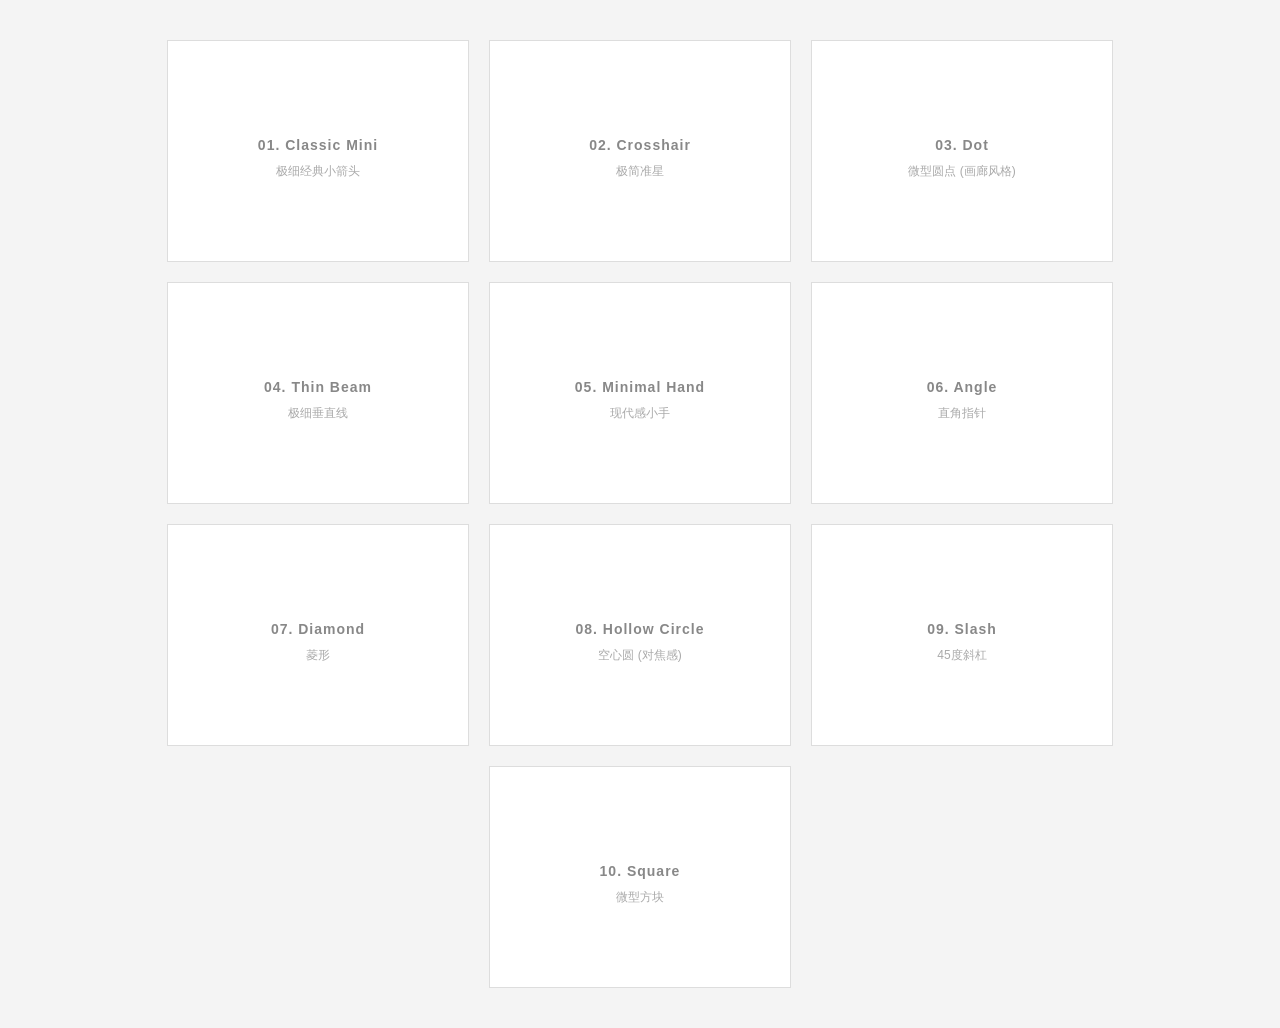
<file: demo.html>
<!DOCTYPE html>
<html lang="zh">
<head>
    <meta charset="UTF-8">
    <title>10款极简纯黑鼠标 Demo</title>
    <style>
        :root {
            --bg-color: #f4f4f4;
            --text-color: #1a1a1a;
        }

        body {
            margin: 0; padding: 40px;
            background: var(--bg-color);
            font-family: "Helvetica Neue", sans-serif;
            display: flex; flex-wrap: wrap; gap: 20px;
            justify-content: center;
        }

        .card {
            width: 260px; height: 180px;
            background: #fff;
            border: 1px solid #ddd;
            display: flex; flex-direction: column;
            align-items: center; justify-content: center;
            transition: all 0.3s ease;
            text-align: center; padding: 20px;
        }

        .card:hover { border-color: #000; box-shadow: 0 10px 30px rgba(0,0,0,0.05); }

        h3 { font-size: 14px; margin-bottom: 10px; color: #888; letter-spacing: 1px; }
        p { font-size: 12px; color: #aaa; margin: 0; }

        /* ================= 10款鼠标核心代码 ================= */

        /* 01. 经典极细小箭头 */
        .c1 { cursor: url("data:image/svg+xml,%3Csvg xmlns='http://www.w3.org/2000/svg' width='16' height='16' viewBox='0 0 24 24'%3E%3Cpath fill='%23000' d='M7,2l12,11l-5,1l3,6l-2,1l-3-6l-5,4V2z'/%3E%3C/svg%3E"), auto; }

        /* 02. 极简十字准星 */
        .c2 { cursor: url("data:image/svg+xml,%3Csvg xmlns='http://www.w3.org/2000/svg' width='18' height='18' viewBox='0 0 24 24'%3E%3Cpath fill='none' stroke='%23000' stroke-width='1.5' d='M12,4v16M4,12h16'/%3E%3C/svg%3E"), auto; }

        /* 03. 微型圆点 (最推荐，艺术感最强) */
        .c3 { cursor: url("data:image/svg+xml,%3Csvg xmlns='http://www.w3.org/2000/svg' width='8' height='8' viewBox='0 0 10 10'%3E%3Ccircle cx='5' cy='5' r='4' fill='%23000'/%3E%3C/svg%3E") 4 4, auto; }

        /* 04. 极细垂直线 (像排版软件) */
        .c4 { cursor: url("data:image/svg+xml,%3Csvg xmlns='http://www.w3.org/2000/svg' width='8' height='20' viewBox='0 0 8 24'%3E%3Cpath fill='none' stroke='%23000' stroke-width='2' d='M4,2v20'/%3E%3C/svg%3E"), auto; }

        /* 05. 现代小手 (去掉了指关节) */
        .c5 { cursor: url("data:image/svg+xml,%3Csvg xmlns='http://www.w3.org/2000/svg' width='20' height='20' viewBox='0 0 24 24'%3E%3Cpath fill='%23000' d='M10,2l5,14l-3,1l2,5l-2,1l-2-5l-4,3V2z'/%3E%3C/svg%3E"), pointer; }

        /* 06. 极简L型直角 */
        .c6 { cursor: url("data:image/svg+xml,%3Csvg xmlns='http://www.w3.org/2000/svg' width='16' height='16' viewBox='0 0 24 24'%3E%3Cpath fill='none' stroke='%23000' stroke-width='2' d='M4,4h10v10'/%3E%3C/svg%3E"), auto; }

        /* 07. 菱形指针 */
        .c7 { cursor: url("data:image/svg+xml,%3Csvg xmlns='http://www.w3.org/2000/svg' width='14' height='14' viewBox='0 0 24 24'%3E%3Cpath fill='%23000' d='M12,2L22,12L12,22L2,12Z'/%3E%3C/svg%3E"), auto; }

        /* 08. 极细空心圆 (类似相机对焦) */
        .c8 { cursor: url("data:image/svg+xml,%3Csvg xmlns='http://www.w3.org/2000/svg' width='16' height='16' viewBox='0 0 20 20'%3E%3Ccircle cx='10' cy='10' r='8' fill='none' stroke='%23000' stroke-width='1.5'/%3E%3C/svg%3E") 10 10, auto; }

        /* 09. 45度斜线 */
        .c9 { cursor: url("data:image/svg+xml,%3Csvg xmlns='http://www.w3.org/2000/svg' width='16' height='16' viewBox='0 0 24 24'%3E%3Cpath fill='none' stroke='%23000' stroke-width='2' d='M4,20L20,4'/%3E%3C/svg%3E"), auto; }

        /* 10. 极简实心方块 */
        .c10 { cursor: url("data:image/svg+xml,%3Csvg xmlns='http://www.w3.org/2000/svg' width='10' height='10' viewBox='0 0 10 10'%3E%3Crect width='10' height='10' fill='%23000'/%3E%3C/svg%3E") 5 5, auto; }

    </style>
</head>
<body>

    <div class="card c1"><h3>01. Classic Mini</h3><p>极细经典小箭头</p></div>
    <div class="card c2"><h3>02. Crosshair</h3><p>极简准星</p></div>
    <div class="card c3"><h3>03. Dot</h3><p>微型圆点 (画廊风格)</p></div>
    <div class="card c4"><h3>04. Thin Beam</h3><p>极细垂直线</p></div>
    <div class="card c5"><h3>05. Minimal Hand</h3><p>现代感小手</p></div>
    <div class="card c6"><h3>06. Angle</h3><p>直角指针</p></div>
    <div class="card c7"><h3>07. Diamond</h3><p>菱形</p></div>
    <div class="card c8"><h3>08. Hollow Circle</h3><p>空心圆 (对焦感)</p></div>
    <div class="card c9"><h3>09. Slash</h3><p>45度斜杠</p></div>
    <div class="card c10"><h3>10. Square</h3><p>微型方块</p></div>

</body>
</html>
</file>
